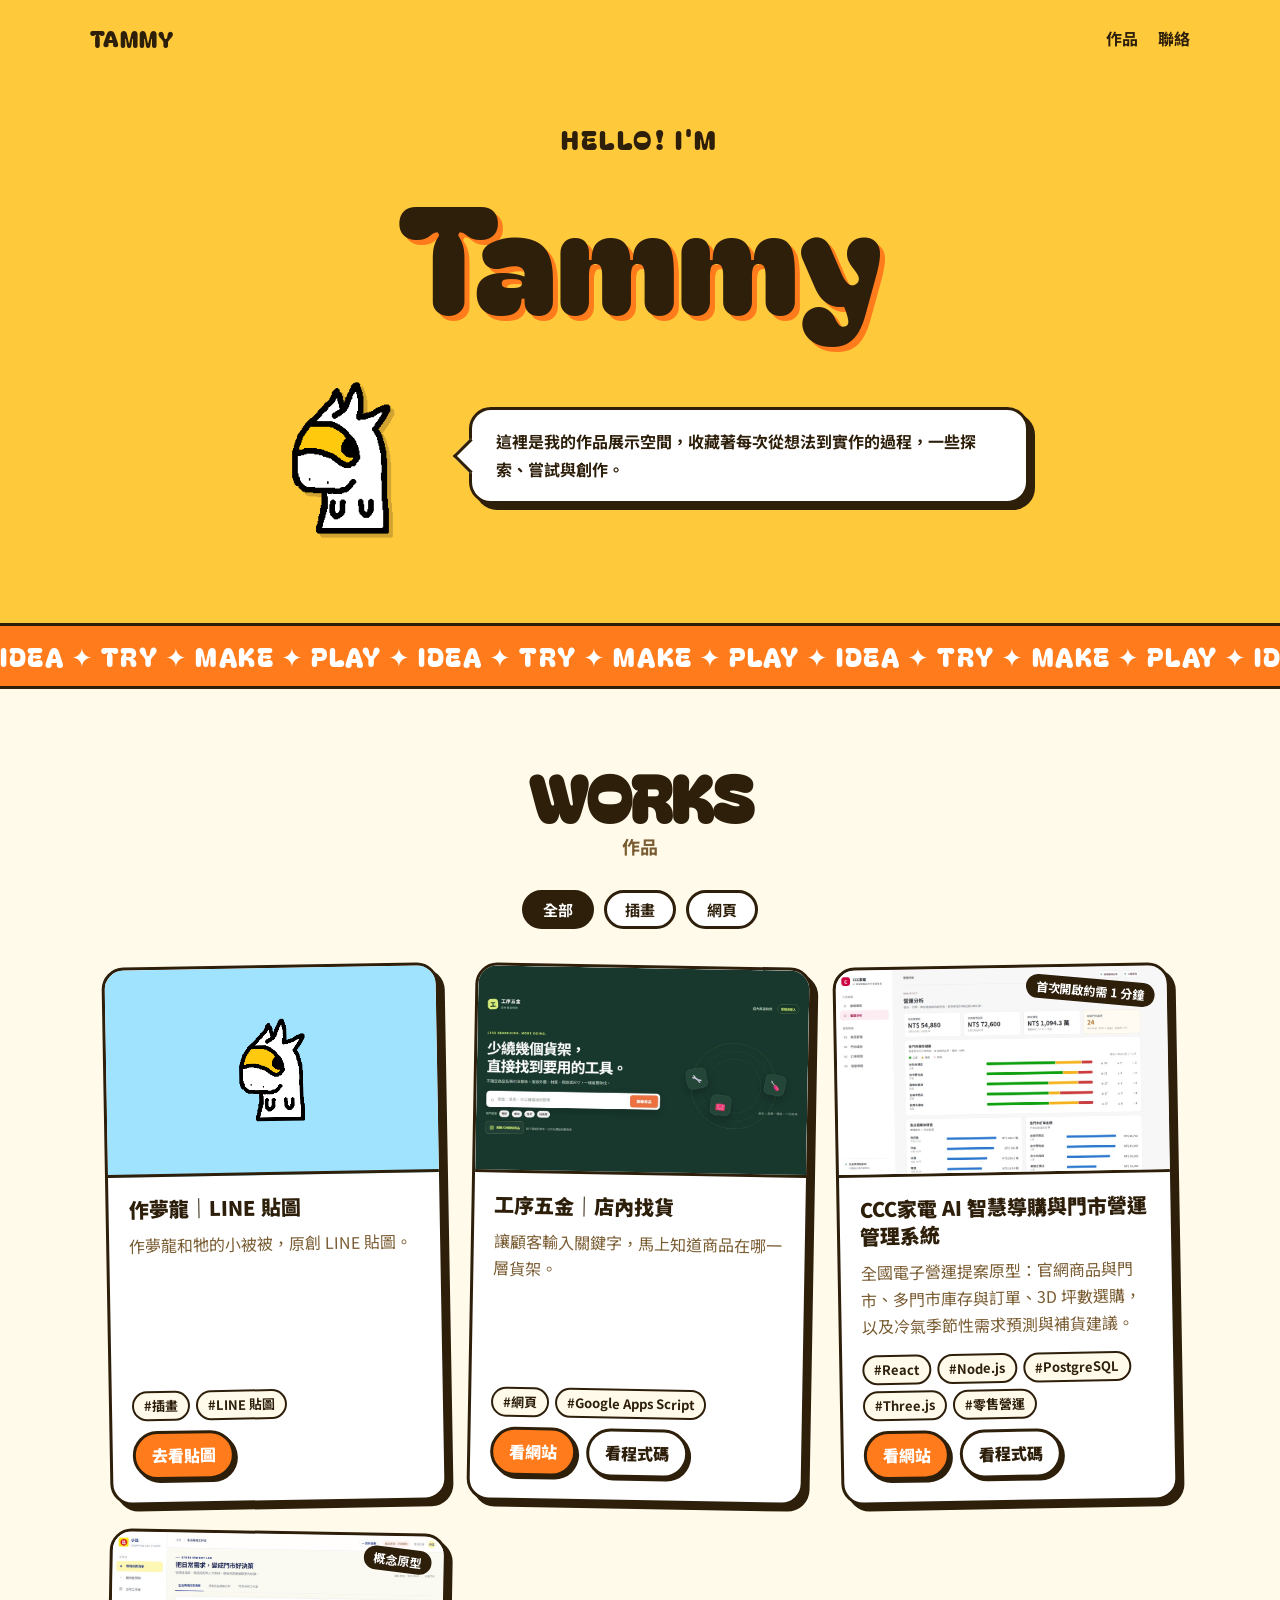
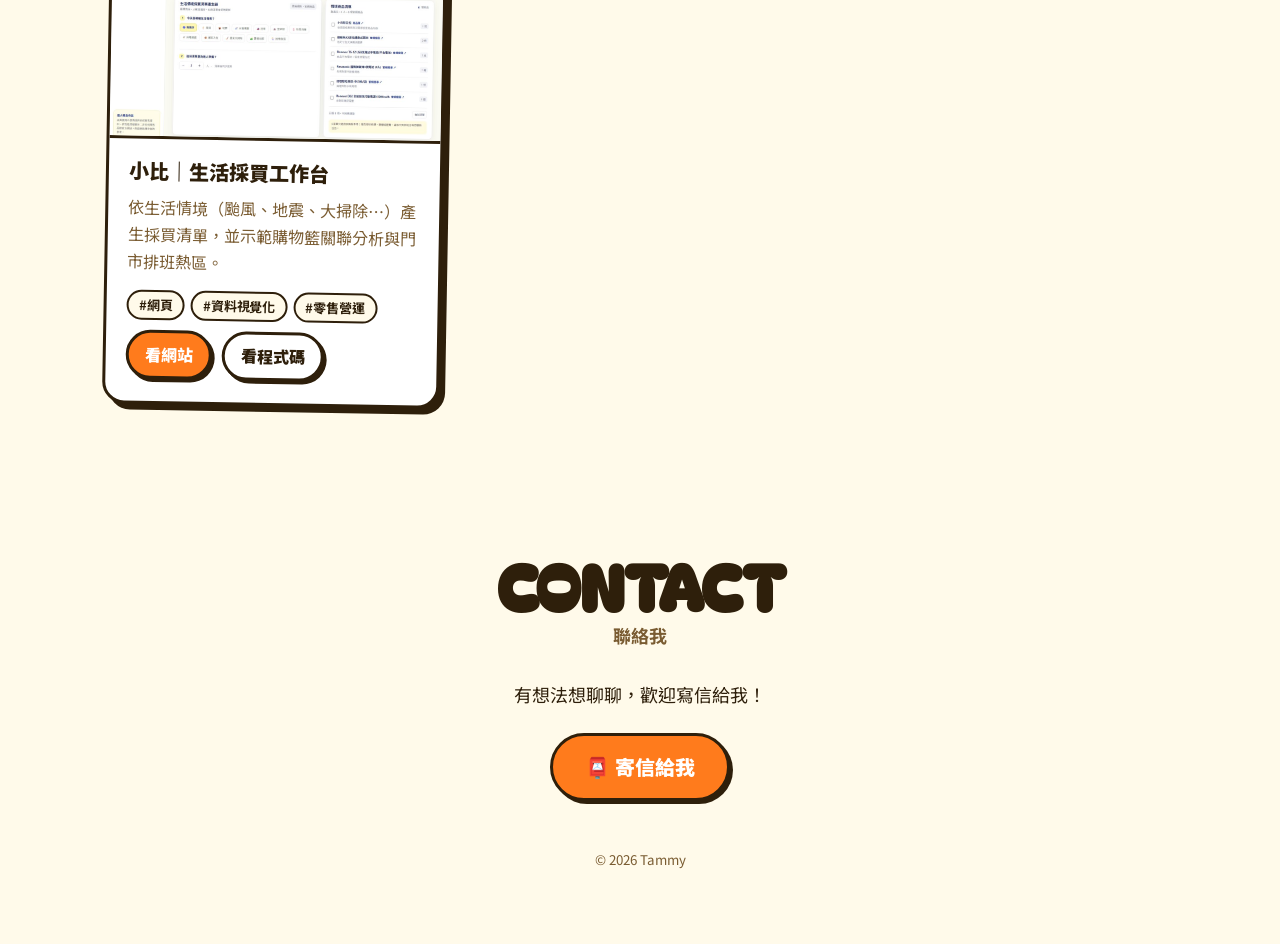
<file: index.html>
<!doctype html>
<html lang="zh-Hant" data-theme="sunny">
<head>
  <meta charset="utf-8">
  <meta name="viewport" content="width=device-width, initial-scale=1">
  <title>Tammy｜作品集</title>
  <meta name="description" content="Tammy 的作品展示空間，收藏著每次從想法到實作的過程。">
  <link rel="preconnect" href="https://fonts.googleapis.com">
  <link rel="preconnect" href="https://fonts.gstatic.com" crossorigin>
  <link href="https://fonts.googleapis.com/css2?family=Bagel+Fat+One&family=Noto+Sans+TC:wght@400;700;900&display=swap" rel="stylesheet">
  <link rel="icon" type="image/png" href="images/mascot.png">
  <link rel="stylesheet" href="style.css">
</head>
<body>
  <header class="hero">
    <nav class="nav">
      <a class="logo" href="#">TAMMY</a>
      <div class="nav-links">
        <a href="#works">作品</a>
        <a href="#contact">聯絡</a>
      </div>
    </nav>
    <div class="hero-body">
      <p class="hello">HELLO! I'M</p>
      <h1>Tammy</h1>
      <div class="intro">
        <img class="mascot" src="images/mascot.png" alt="Tammy 的吉祥物" width="240" height="240">
        <div class="bubble">這裡是我的作品展示空間，收藏著每次從想法到實作的過程，一些探索、嘗試與創作。</div>
      </div>    </div>
  </header>

  <div class="marquee" aria-hidden="true">
    <div class="marquee-track">
      <span>IDEA ✦ TRY ✦ MAKE ✦ PLAY ✦&nbsp;</span><span>IDEA ✦ TRY ✦ MAKE ✦ PLAY ✦&nbsp;</span>
      <span>IDEA ✦ TRY ✦ MAKE ✦ PLAY ✦&nbsp;</span><span>IDEA ✦ TRY ✦ MAKE ✦ PLAY ✦&nbsp;</span>
    </div>
  </div>

  <main id="works" class="works">
    <h2 class="section-title"><span>WORKS</span>作品</h2>
    <div class="filters" role="group" aria-label="分類篩選"></div>
    <div class="grid" aria-live="polite"></div>
  </main>

  <footer id="contact" class="contact">
    <h2 class="section-title"><span>CONTACT</span>聯絡我</h2>
    <p>有想法想聊聊，歡迎寫信給我！</p>
    <a class="btn big" id="mail" href="#">📮 寄信給我</a>
    <small>© <span id="year"></span> Tammy</small>
  </footer>

  <script src="app.js"></script>
</body>
</html>
</file>
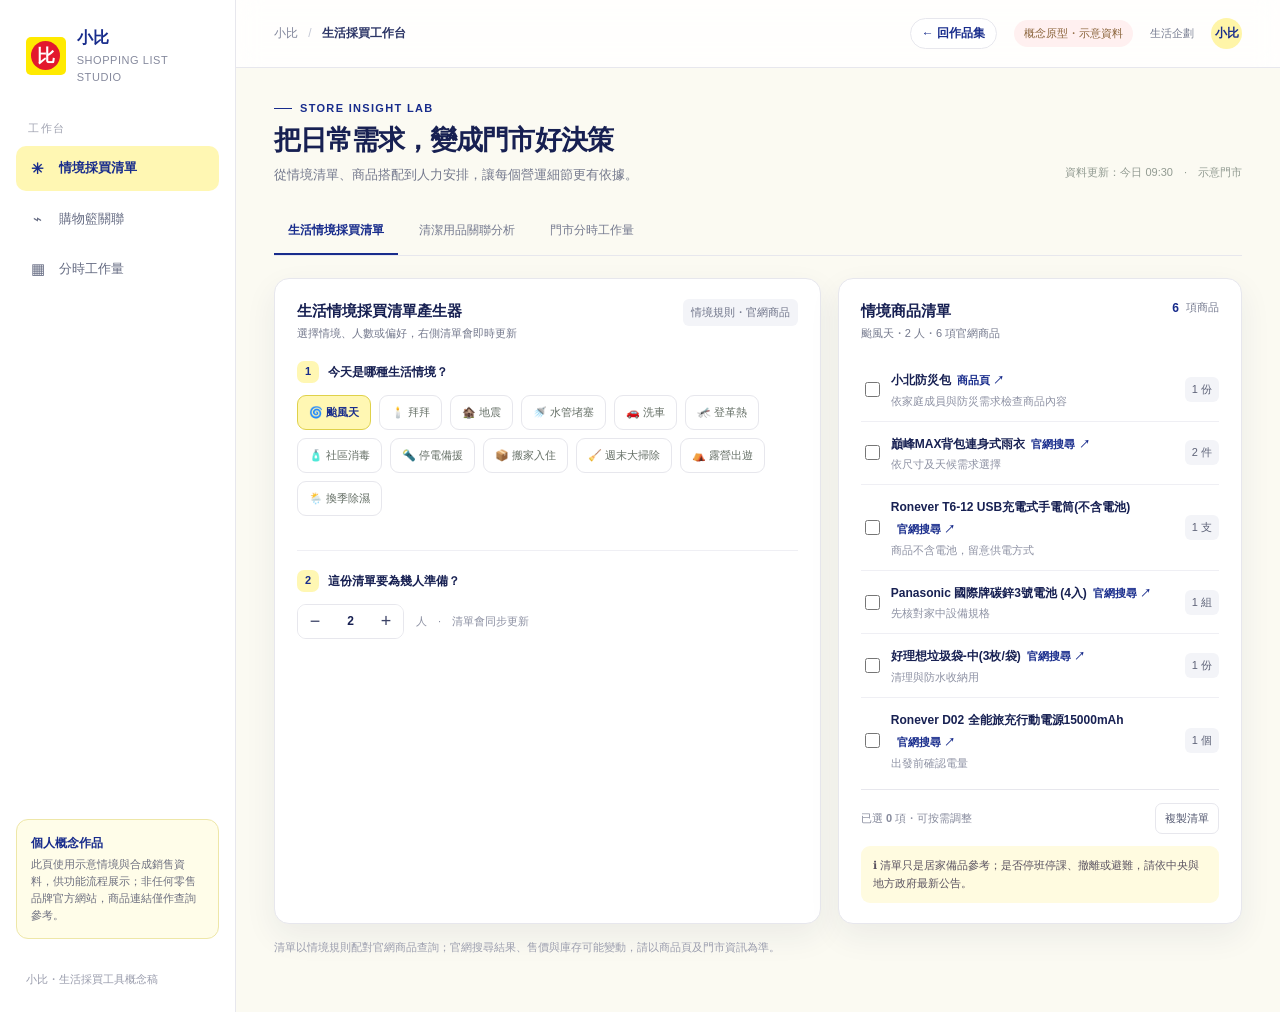
<file: projects/shopping-studio/index.html>
<!doctype html>
<html lang="zh-Hant">
<head>
  <meta charset="utf-8" />
  <meta name="viewport" content="width=device-width, initial-scale=1" />
  <meta name="theme-color" content="#f5f6f2" />
  <title>小比｜生活採買工作台</title>
  <meta name="description" content="依生活情境產生採買清單，並示範購物籃關聯分析與門市分時排班熱區的概念原型（Tammy 作品集）。" />
  <meta property="og:title" content="小比｜生活採買工作台" />
  <meta property="og:description" content="情境採買清單 × 購物籃關聯分析 × 門市排班熱區的零售概念原型" />
  <link rel="icon" href="data:image/svg+xml,%3Csvg xmlns='http://www.w3.org/2000/svg' viewBox='0 0 32 32'%3E%3Crect width='32' height='32' rx='6' fill='%23ffea00'/%3E%3Ccircle cx='16' cy='16' r='11' fill='%23e3182d'/%3E%3Ctext x='16' y='21' font-size='13' text-anchor='middle' fill='white' font-weight='900'%3E比%3C/text%3E%3C/svg%3E" />
  <style>
    :root{--ink:#172052;--muted:#74798d;--line:#e7e7ed;--paper:#fff;--canvas:#fbfaf2;--green:#182c8c;--green2:#fff7b3;--orange:#df2434;--orange2:#fff0f0;--blue:#f0f1f8;--brand-yellow:#ffea00;--brand-red:#e3182d;--brand-blue:#182c8c;--shadow:0 12px 32px rgba(25,36,91,.07)}
    *{box-sizing:border-box}body{margin:0;background:var(--canvas);color:var(--ink);font-family:Inter,-apple-system,BlinkMacSystemFont,"Segoe UI","Noto Sans TC","Microsoft JhengHei",sans-serif;font-size:14px;line-height:1.55}button,select,input{font:inherit}button{cursor:pointer}button:focus-visible,select:focus-visible,input:focus-visible{outline:3px solid #7f8fe0;outline-offset:2px}
    .shell{min-height:100vh;display:grid;grid-template-columns:236px minmax(0,1fr)}.sidebar{background:#fff;border-right:1px solid var(--line);padding:24px 16px;display:flex;flex-direction:column;gap:32px}.brand{display:flex;align-items:center;gap:11px;padding:2px 10px}.brand-mark{width:42px;height:38px;border-radius:5px;background:var(--brand-yellow);display:grid;place-items:center}.brand-mark span{width:29px;height:29px;border-radius:50%;background:var(--brand-red);color:#fff;display:grid;place-items:center;font-weight:900;font-size:18px;line-height:1}.brand-name{font-weight:800;font-size:16px;letter-spacing:.03em;color:var(--brand-blue)}.brand-sub{font-size:11px;color:#85899d;margin-top:1px;letter-spacing:.05em}.nav-label{font-size:11px;letter-spacing:.14em;color:#a0a3b1;padding:0 12px;margin:0 0 9px}.nav{display:grid;gap:5px}.nav button{border:0;background:transparent;color:#656b82;border-radius:10px;padding:11px 12px;text-align:left;display:flex;align-items:center;gap:12px;font-size:13px;transition:.18s}.nav button:hover{background:#f7f7fa;color:var(--ink)}.nav button.active{background:var(--green2);color:var(--green);font-weight:700}.nav .icon{width:19px;text-align:center;font-size:15px}.side-note{margin-top:auto;border:1px solid #eee7a8;background:#fffde9;padding:14px;border-radius:12px;color:#6e7080;font-size:11px}.side-note strong{display:block;color:var(--brand-blue);font-size:12px;margin-bottom:3px}.side-bottom{font-size:11px;color:#999cac;padding:0 10px}
    main{min-width:0}.topbar{height:68px;background:rgba(255,255,255,.82);border-bottom:1px solid var(--line);display:flex;align-items:center;justify-content:space-between;padding:0 38px;position:sticky;top:0;z-index:2;backdrop-filter:blur(12px)}.crumb{color:#80859a;font-size:12px}.crumb b{color:#2c3566;font-weight:650}.top-actions{display:flex;align-items:center;gap:17px}.demo-pill{font-size:11px;color:#8c653c;background:var(--orange2);border-radius:20px;padding:5px 10px}.avatar{width:31px;height:31px;border-radius:50%;background:#fff5a8;color:var(--green);display:grid;place-items:center;font-weight:750;font-size:12px}.content{max-width:1360px;margin:auto;padding:32px 38px 56px}.eyebrow{font-size:11px;color:var(--green);font-weight:800;letter-spacing:.12em;text-transform:uppercase;display:flex;align-items:center;gap:8px}.eyebrow:before{content:"";height:1px;width:18px;background:var(--green)}.page-head{display:flex;justify-content:space-between;align-items:flex-end;gap:20px;margin:7px 0 24px}.page-head h1{font-size:27px;line-height:1.25;letter-spacing:-.035em;margin:0 0 7px}.page-head p{margin:0;color:var(--muted);font-size:13px}.updated{font-size:11px;color:#929b92;white-space:nowrap;padding-bottom:4px}.module-tabs{scrollbar-width:none;display:flex;align-items:center;gap:7px;border-bottom:1px solid var(--line);margin-bottom:22px;overflow:auto}.module-tabs button{background:transparent;border:0;border-bottom:2px solid transparent;padding:12px 14px 13px;color:#767b90;white-space:nowrap;font-size:12px}.module-tabs button.active{color:var(--green);font-weight:750;border-color:var(--green)}.module-tabs .num{display:inline-grid;place-items:center;width:19px;height:19px;border-radius:6px;background:#f1f2f6;color:#767b90;font-size:11px;margin-right:7px}.module-tabs .active .num{background:var(--green2);color:var(--green)}
    .view{display:none}.view.active{display:block}.card{background:var(--paper);border:1px solid var(--line);border-radius:15px;box-shadow:var(--shadow)}.panel-head{padding:20px 22px 16px;display:flex;justify-content:space-between;align-items:flex-start;gap:12px}.panel-title{font-weight:750;font-size:15px}.panel-desc{color:var(--muted);font-size:11px;margin-top:3px}.small-tag{font-size:11px;color:#6f7489;background:#f3f4f8;border-radius:6px;padding:5px 8px;white-space:nowrap}.muted{color:var(--muted)}.section-kicker{font-size:11px;font-weight:750;margin:0 0 10px;color:#3b4266}.layout-two{display:grid;grid-template-columns:minmax(0,1.15fr) minmax(310px,.85fr);gap:17px}.scenario-card{padding:20px 22px}.step-label{display:flex;align-items:center;gap:9px;font-weight:740;font-size:12px;margin-bottom:12px}.step-no{width:22px;height:22px;border-radius:7px;background:var(--green2);color:var(--green);display:grid;place-items:center;font-size:11px}.divider{height:1px;background:#efeff4;margin:19px 0}.chip-row{display:flex;flex-wrap:wrap;gap:8px}.choice{border:1px solid var(--line);border-radius:9px;padding:8px 11px;color:#656f66;background:white;font-size:11px;transition:.18s}.choice:hover{border-color:#d4c93c}.choice.selected{background:var(--green2);border-color:#b9d0bf;color:#285a43;font-weight:700}.people-control{display:inline-flex;align-items:center;border:1px solid var(--line);border-radius:9px;overflow:hidden}.people-control button{border:0;background:white;width:34px;height:33px;color:#3b4266;font-size:18px}.people-control button:hover{background:#f5f6fa}.people-control span{min-width:37px;text-align:center;font-size:12px;font-weight:700}.control-line{display:flex;align-items:center;gap:12px}.control-note{font-size:11px;color:#8d91a3}.generate{margin-top:21px;width:100%;border:0;background:var(--green);color:#fff;border-radius:10px;padding:11px 14px;font-size:12px;font-weight:750;box-shadow:0 5px 12px rgba(39,99,76,.15);transition:.18s}.generate:hover{background:#1f523e;transform:translateY(-1px)}.generate:disabled{opacity:.6;cursor:default;transform:none}.list-card{overflow:hidden}.list-summary{display:flex;align-items:center;gap:7px;color:#767b90;font-size:11px}.list-summary strong{color:var(--green);font-size:12px}.list-content{padding:0 22px 20px}.list-placeholder{min-height:344px;display:grid;place-items:center;text-align:center;color:#8d91a3;font-size:12px;padding:24px}.placeholder-icon{font-size:28px;margin-bottom:10px;opacity:.85}.items{display:grid;gap:0}.item-row{display:grid;grid-template-columns:20px minmax(0,1fr) auto;align-items:center;gap:10px;padding:11px 0;border-bottom:1px solid #efeff4}.item-row:last-child{border-bottom:0}.item-row input{accent-color:var(--green);width:15px;height:15px}.item-name{font-size:12px;font-weight:650}.item-meta{font-size:11px;color:#8d91a3;margin-top:2px}.item-qty{font-size:11px;color:#5f6479;background:#f3f4f8;padding:4px 7px;border-radius:6px}.item-row.done .item-name{text-decoration:line-through;color:#a5a8b6}.list-footer{border-top:1px solid var(--line);margin-top:6px;padding-top:13px;display:flex;justify-content:space-between;align-items:center}.list-footer span{font-size:11px;color:#868a9c}.copy-btn{white-space:nowrap;border:1px solid var(--line);background:#fff;border-radius:7px;padding:6px 9px;font-size:11px;color:#555a72}.copy-btn:hover{border-color:#b7bce0;color:var(--green)}.product-link{font-size:11px;font-weight:600;color:#4d7959;text-decoration:none;margin-left:6px;white-space:nowrap}.product-link:hover{text-decoration:underline}.safety-hint{margin-top:12px;padding:10px 12px;border-radius:9px;background:#fff7ed;color:#775a40;font-size:11px;line-height:1.7}.safety-hint a{color:#356d50;text-decoration:underline}
    .kpi-grid{display:grid;grid-template-columns:repeat(4,minmax(0,1fr));gap:13px;margin-bottom:16px}.kpi{padding:15px 17px}.kpi-label{font-size:11px;color:#868a9c}.kpi-value{font-size:22px;font-weight:760;letter-spacing:-.03em;margin:4px 0 2px}.kpi-note{font-size:11px;color:#8d91a3}.positive{color:var(--green)}.analytics-grid{display:grid;grid-template-columns:minmax(0,1fr) 310px;gap:16px}.chart-card{padding-bottom:19px}.segmented{display:flex;gap:3px;background:#f1f2f6;padding:3px;border-radius:8px}.segmented button{border:0;background:transparent;color:#767b90;padding:5px 9px;border-radius:6px;font-size:11px}.segmented button.active{background:#fff;color:var(--green);box-shadow:0 1px 3px #dcdfe9;font-weight:700}.bars{padding:4px 23px 0;display:grid;gap:13px}.bar-row{display:grid;grid-template-columns:104px minmax(80px,1fr) 44px;align-items:center;gap:12px}.bar-label{font-size:11px;color:#555a72;white-space:nowrap;overflow:hidden;text-overflow:ellipsis}.bar-track{height:13px;border-radius:5px;background:#eef0f7;overflow:hidden}.bar-fill{height:100%;border-radius:5px;background:#73a183;transition:width .45s ease}.bar-fill.top{background:var(--green)}.bar-val{text-align:right;font-size:11px;color:#767b90;font-variant-numeric:tabular-nums}.chart-foot{margin:17px 23px 0;padding-top:12px;border-top:1px solid #efeff4;font-size:11px;color:#8d91a3}.rules-card{padding:0 18px 15px}.rule{border-top:1px solid #efeff4;padding:13px 0}.rule:first-child{border-top:0;padding-top:3px}.rule-pair{font-size:11px;font-weight:700;color:#2c3566;line-height:1.6}.rule-arrow{color:#9599ab;margin:0 3px}.rule-stats{display:flex;gap:10px;margin-top:6px;font-size:11px;color:#868a9c}.rule-confidence{color:var(--green);font-weight:700}.safety-note{display:flex;gap:8px;margin:2px 0 0;background:#f3f7f3;border-radius:9px;padding:10px;color:#657466;font-size:11px}.safety-note b{color:var(--green)}.category-select{border:1px solid var(--line);border-radius:8px;background:white;color:#555a72;padding:7px 9px;font-size:11px}
    .heat-controls{display:flex;gap:8px;align-items:center}.heat-wrap{padding:0 20px 20px;overflow:auto}.heat-legend{display:flex;align-items:center;justify-content:flex-end;gap:7px;font-size:11px;color:#868a9c;margin:0 0 11px}.legend-box{width:14px;height:11px;border-radius:3px}.heatmap{display:grid;grid-template-columns:88px repeat(8,minmax(55px,1fr));gap:5px;min-width:690px}.heat-head{font-size:11px;color:#80859a;text-align:center;padding:5px 0}.day-label{display:flex;align-items:center;font-size:11px;font-weight:650;color:#4f5570;padding-left:3px}.heat-cell{height:37px;border-radius:6px;display:grid;place-items:center;font-size:11px;font-weight:650;color:#3b4266;cursor:pointer;transition:transform .15s,box-shadow .15s}.heat-cell:hover,.heat-cell.selected{transform:scale(1.04);box-shadow:0 0 0 2px white,0 0 0 4px var(--green)}.heat-0{background:#f1f3ef;color:#919a91}.heat-1{background:#e4eee5}.heat-2{background:#c6ddcb}.heat-3{background:#95be9e;color:#254b32}.heat-4{background:#4f8b62;color:#fff}.heat-bottom{display:grid;grid-template-columns:1fr 290px;gap:18px;margin-top:17px}.heat-insight{border:1px solid var(--line);background:#fafafc;border-radius:10px;padding:13px 15px}.heat-insight h3{margin:0 0 7px;font-size:11px}.heat-insight p{font-size:11px;color:#6c7086;margin:0;line-height:1.75}.staff-panel{border-radius:10px;background:#f2f6f2;padding:13px 15px}.staff-panel .label{font-size:11px;color:#6f7489}.staff-panel .big{font-size:20px;font-weight:780;color:var(--green);margin:1px 0 2px}.staff-panel .sub{font-size:11px;color:#7a7e92}.footer-note{font-size:11px;color:#9b9eae;margin-top:15px}.toast{position:fixed;left:50%;bottom:25px;transform:translate(-50%,15px);background:#172052;color:#fff;border-radius:9px;padding:10px 15px;font-size:12px;opacity:0;pointer-events:none;transition:.22s;box-shadow:0 7px 20px #17205255;z-index:5}.toast.show{opacity:1;transform:translate(-50%,0)}
    .avatar{background:#fff5a8;color:var(--brand-blue)}.choice:hover{border-color:#d4c93c}.choice.selected{background:#fff7b3;border-color:#dfd14a;color:var(--brand-blue)}.generate{box-shadow:0 5px 12px rgba(24,44,140,.17)}.generate:hover{background:#10216f}.product-link{color:var(--brand-blue)}.safety-hint{background:#fffbe0;color:#5a5260}.safety-hint a{color:var(--brand-blue)}.bar-fill{background:#7887cc}.bar-fill.top{background:var(--brand-blue)}.safety-note{background:#fffbe0;color:#615c70}.safety-note b{color:var(--brand-blue)}.heat-cell:hover,.heat-cell.selected{box-shadow:0 0 0 2px white,0 0 0 4px var(--brand-blue)}.heat-0{background:#f4f2e2;color:#99957d}.heat-1{background:#fff8bf;color:#81794a}.heat-2{background:#fff09a;color:#645821}.heat-3{background:#ffd947;color:#544300}.heat-4{background:#e73543;color:#fff}.staff-panel{background:#fffbe0}.scenario-detail{display:flex;align-items:center;gap:12px;margin:-4px 0 15px}.detail-label{font-size:11px;font-weight:700;color:var(--brand-blue);white-space:nowrap}#scenarioDetail[hidden],#peopleStep[hidden],#peopleControls[hidden]{display:none!important}.scenario-detail select{min-width:180px}.item-meta{display:block}.item-row .item-qty{white-space:nowrap}.heat-cell{border:0;font:inherit;font-size:11px;font-weight:650;width:100%}.back-link{font-size:12px;color:var(--brand-blue);text-decoration:none;font-weight:700;border:1px solid var(--line);border-radius:20px;padding:5px 11px;background:#fff}.back-link:hover{border-color:var(--brand-blue)}.no-products{padding:22px 14px;background:#f8f7ef;border-radius:10px;text-align:center;color:#717589;font-size:12px}
    @media(max-width:1050px){.shell{grid-template-columns:200px 1fr}.sidebar{padding-inline:12px}.content{padding-inline:25px}.topbar{padding-inline:25px}.analytics-grid{grid-template-columns:minmax(0,1fr) 280px}.layout-two{grid-template-columns:1fr 1fr}.heat-bottom{grid-template-columns:1fr 250px}}
    @media(max-width:760px){.shell{grid-template-columns:1fr}.sidebar{display:none}.topbar{height:57px;padding:0 17px}.content{padding:23px 16px 40px}.page-head{align-items:flex-start;flex-direction:column;margin-bottom:17px}.page-head h1{font-size:23px}.updated{padding:0}.layout-two,.analytics-grid,.heat-bottom{grid-template-columns:1fr}.kpi-grid{grid-template-columns:repeat(2,minmax(0,1fr))}.kpi{padding:12px}.kpi-value{font-size:19px}.rules-card{padding-inline:18px}.bar-row{grid-template-columns:92px minmax(60px,1fr) 38px;gap:8px}.panel-head{padding:17px 17px 13px}.scenario-card{padding:17px}.list-content{padding-inline:17px}.module-tabs{margin-bottom:17px}.module-tabs button{padding-inline:9px}.top-actions>span:not(.demo-pill),.avatar{display:none}.crumb{display:none}}
  </style>
</head>
<body>
  <div class="shell">
    <aside class="sidebar">
      <div class="brand"><div class="brand-mark"><span>比</span></div><div><div class="brand-name">小比</div><div class="brand-sub">SHOPPING LIST STUDIO</div></div></div>
      <div><p class="nav-label">工作台</p><nav class="nav" aria-label="主要功能"><button class="active" data-view="scenario"><span class="icon">✳</span>情境採買清單</button><button data-view="basket"><span class="icon">⌁</span>購物籃關聯</button><button data-view="workload"><span class="icon">▦</span>分時工作量</button></nav></div>
      <div class="side-note"><strong>個人概念作品</strong>此頁使用示意情境與合成銷售資料，供功能流程展示；非任何零售品牌官方網站，商品連結僅作查詢參考。</div>
      <div class="side-bottom">小比・生活採買工具概念稿</div>
    </aside>
    <main>
      <header class="topbar"><div class="crumb">小比 <span style="padding:0 7px;color:#c3c6d3">/</span> <b>生活採買工作台</b></div><div class="top-actions"><a class="back-link" href="../../">← 回作品集</a><span class="demo-pill">概念原型・示意資料</span><span style="font-size:11px;color:#767b90">生活企劃</span><div class="avatar">小比</div></div></header>
      <div class="content">
        <div class="eyebrow">Store insight lab</div>
        <div class="page-head"><div><h1>把日常需求，變成門市好決策</h1><p>從情境清單、商品搭配到人力安排，讓每個營運細節更有依據。</p></div><div class="updated">資料更新：今日 09:30　·　示意門市</div></div>
        <div class="module-tabs" role="tablist" aria-label="營運工具"><button class="active" role="tab" aria-selected="true" data-view="scenario">生活情境採買清單</button><button role="tab" aria-selected="false" data-view="basket">清潔用品關聯分析</button><button role="tab" aria-selected="false" data-view="workload">門市分時工作量</button></div>

        <section class="view active" id="view-scenario">
          <div class="layout-two">
            <div class="card scenario-card">
              <div class="panel-head" style="padding:0 0 19px"><div><div class="panel-title">生活情境採買清單產生器</div><div class="panel-desc">選擇情境、人數或偏好，右側清單會即時更新</div></div><span class="small-tag">情境規則・官網商品</span></div>
              <div class="step-label"><span class="step-no">1</span>今天是哪種生活情境？</div>
              <div class="chip-row" id="scenarioChoices"><button class="choice selected" data-scenario="颱風天">🌀 颱風天</button><button class="choice" data-scenario="拜拜">🕯️ 拜拜</button><button class="choice" data-scenario="地震">🏚️ 地震</button><button class="choice" data-scenario="水管堵塞">🚿 水管堵塞</button><button class="choice" data-scenario="洗車">🚗 洗車</button><button class="choice" data-scenario="登革熱">🦟 登革熱</button><button class="choice" data-scenario="社區消毒">🧴 社區消毒</button><button class="choice" data-scenario="停電備援">🔦 停電備援</button><button class="choice" data-scenario="搬家入住">📦 搬家入住</button><button class="choice" data-scenario="週末大掃除">🧹 週末大掃除</button><button class="choice" data-scenario="露營出遊">⛺ 露營出遊</button><button class="choice" data-scenario="換季除濕">🌦️ 換季除濕</button></div><div style="height:15px"></div>
              <div class="scenario-detail" id="scenarioDetail" hidden><label class="detail-label" for="scenarioContext" id="scenarioDetailLabel">補充情況</label><select class="category-select" id="scenarioContext"></select></div>
              <div class="divider"></div>
              <div class="step-label" id="peopleStep"><span class="step-no">2</span>這份清單要為幾人準備？</div>
              <div class="control-line" id="peopleControls"><div class="people-control"><button id="minusPeople" aria-label="減少人數">−</button><span id="peopleCount">2</span><button id="plusPeople" aria-label="增加人數">+</button></div><span class="control-note">人　·　清單會同步更新</span></div>
            </div>
            <div class="card list-card">
              <div class="panel-head"><div><div class="panel-title">情境商品清單</div><div class="panel-desc" id="listSubtitle">依選擇的情境配對官網商品</div></div><div class="list-summary"><strong id="itemCount">—</strong><span>項商品</span></div></div>
              <div class="list-content" id="listContent"><div class="list-placeholder"><div><div class="placeholder-icon">☷</div>正在整理情境採買清單…<br><span style="font-size:11px">勾選狀態可自行調整</span></div></div></div>
            </div>
          </div>
          <div class="footer-note">清單以情境規則配對官網商品查詢；官網搜尋結果、售價與庫存可能變動，請以商品頁及門市資訊為準。</div>
        </section>

        <section class="view" id="view-basket">
          <div class="kpi-grid"><div class="card kpi"><div class="kpi-label">分析品類</div><div class="kpi-value">清潔用品</div><div class="kpi-note">洗衣・廚房・衛浴</div></div><div class="card kpi"><div class="kpi-label">有效購物籃</div><div class="kpi-value">12,486</div><div class="kpi-note">近 30 日示意樣本</div></div><div class="card kpi"><div class="kpi-label">高信賴搭配</div><div class="kpi-value">18 <span style="font-size:12px;color:#8d91a3;font-weight:500">組</span></div><div class="kpi-note">信賴度 ≥ 65%</div></div><div class="card kpi"><div class="kpi-label">安全規則檢查</div><div class="kpi-value positive">通過</div><div class="kpi-note">已排除不建議混用組合</div></div></div>
          <div class="analytics-grid">
            <div class="card chart-card"><div class="panel-head"><div><div class="panel-title">常見商品搭配</div><div class="panel-desc">顧客購買 A 商品時，同籃也出現的商品</div></div><select class="category-select" id="categorySelect" aria-label="商品分類"><option value="all">全部清潔用品</option><option value="laundry">洗衣清潔</option><option value="kitchen">廚房清潔</option><option value="bath">衛浴清潔</option></select></div><div class="bars" id="associationBars"></div><div class="chart-foot">關聯度以示意樣本中的共現次數與信賴度排序；結果不代表因果或實際銷售表現。</div></div>
            <div class="card"><div class="panel-head"><div><div class="panel-title">推薦規則</div><div class="panel-desc">可作為陳列或組合提案參考</div></div><span class="small-tag">Top 3</span></div><div class="rules-card" id="rulesList"></div><div style="padding:0 18px 16px"><div class="safety-note"><span>✓</span><span><b>安全規則已套用</b><br>排除漂白水與酸性清潔劑等不安全搭配。</span></div></div></div>
          </div>
          <div class="footer-note">關聯分析僅提供商品共購線索。涉及化學品的搭配建議須遵循產品標示，不提供混合或分裝指示。</div>
        </section>

        <section class="view" id="view-workload">
          <div class="kpi-grid"><div class="card kpi"><div class="kpi-label">本週預估來客</div><div class="kpi-value">3,840</div><div class="kpi-note">較前週 <span class="positive">↑ 4.2%</span></div></div><div class="card kpi"><div class="kpi-label">尖峰時段</div><div class="kpi-value">17:00–19:00</div><div class="kpi-note">週五・週六最集中</div></div><div class="card kpi"><div class="kpi-label">建議尖峰人力</div><div class="kpi-value">4 <span style="font-size:12px;color:#8d91a3;font-weight:500">人</span></div><div class="kpi-note">含收銀與補貨支援</div></div><div class="card kpi"><div class="kpi-label">排班覆蓋率</div><div class="kpi-value">92<span style="font-size:14px">%</span></div><div class="kpi-note">依示意班表估算</div></div></div>
          <div class="card"><div class="panel-head"><div><div class="panel-title">門市分時工作量熱區</div><div class="panel-desc">依星期與時段估算相對工作量，協助安排收銀、補貨與整理支援</div></div><div class="heat-controls"><select class="category-select" id="storeSelect" aria-label="選擇門市"><option>台北・民生店（示意）</option><option>新北・中和店（示意）</option><option>桃園・藝文店（示意）</option></select><select class="category-select" id="periodSelect" aria-label="分析週期"><option value="this">本週預估</option><option value="typical">一般週型</option></select></div></div>
            <div class="heat-wrap"><div class="heat-legend"><span>低</span><i class="legend-box heat-0"></i><i class="legend-box heat-1"></i><i class="legend-box heat-2"></i><i class="legend-box heat-3"></i><i class="legend-box heat-4"></i><span>高</span></div><div class="heatmap" id="heatmap"></div>
              <div class="heat-bottom"><div class="heat-insight"><h3>排班觀察</h3><p id="heatObservation">週五與週六 17:00–19:00 為主要尖峰，建議安排彈性支援人力；平日午後可優先進行補貨與貨架整理。</p></div><div class="staff-panel"><div class="label" id="staffLabel">週五・17:00–19:00 建議配置</div><div class="big" id="staffCount">4 人</div><div class="sub">含收銀、補貨與賣場整理</div></div></div>
            </div></div>
          <div class="footer-note">工作量為示意預測，正式排班請搭配實際來客、到貨量、員工工時與當地勞動規範評估。</div>
        </section>
      </div>
    </main>
  </div>
  <div class="toast" id="toast" role="status" aria-live="polite"></div>
  <script>
    const views=['scenario','basket','workload'];
    function switchView(name){if(!views.includes(name))name='scenario';document.querySelectorAll('.view').forEach(v=>v.classList.toggle('active',v.id==='view-'+name));document.querySelectorAll('[data-view]').forEach(b=>{const on=b.dataset.view===name;b.classList.toggle('active',on);if(b.hasAttribute('aria-selected'))b.setAttribute('aria-selected',on)});}
    document.querySelectorAll('[data-view]').forEach(b=>b.addEventListener('click',()=>{switchView(b.dataset.view);history.replaceState(null,'','#'+b.dataset.view)}));
    switchView(location.hash.slice(1));
    // 依人數估算建議數量：(人數) => 數量文字
    const qtyRules={
      '小北防災包':p=>`${Math.ceil(p/2)} 份`,'巔峰MAX背包連身式雨衣':p=>`${p} 件`,'Ronever T6-12 USB充電式手電筒(不含電池)':p=>`${Math.ceil(p/2)} 支`,
      'Panasonic 國際牌碳鋅3號電池 (4入)':p=>`${Math.ceil(p/2)} 組`,'Ronever D02 全能旅充行動電源15000mAh':p=>`${Math.ceil(p/3)} 個`,
      '舒主金純水濕巾80張+蓋':p=>`${Math.ceil(p/2)} 包`,'Ronever T6-11三燈充電式頭燈':p=>`${p} 支`,'五月花新柔韌抽取式衛生紙-咖波聯名版100抽':p=>`${Math.ceil(p/2)} 串`,
      '優雅衣架10入 (顏色隨機出貨)':p=>`${Math.ceil(p/2)} 組`
    };
    const checkedItems=new Set();
    let people=2, selectedScenario='颱風天', selectedContext='';
    const scenarioContexts={
      '拜拜':{label:'祭拜情境',options:['日常居家祭拜','節慶／較多供品','戶外祭拜／掃墓']},
      '水管堵塞':{label:'堵塞位置',options:['洗手台／廚房水槽','浴室排水口','馬桶']}
    };
    function updateScenarioControls(){
      const mode=scenarioContexts[selectedScenario], detail=document.getElementById('scenarioDetail'), select=document.getElementById('scenarioContext');
      detail.hidden=!mode;selectedContext=mode?(mode.options.includes(selectedContext)?selectedContext:mode.options[0]):'';
      if(mode){document.getElementById('scenarioDetailLabel').textContent=mode.label;select.innerHTML=mode.options.map(x=>`<option>${x}</option>`).join('');select.value=selectedContext}
      const hidePeople=['水管堵塞','洗車','社區消毒'].includes(selectedScenario);document.getElementById('peopleStep').hidden=hidePeople;document.getElementById('peopleControls').hidden=hidePeople;
    }
    document.querySelectorAll('#scenarioChoices .choice').forEach(b=>b.addEventListener('click',()=>{document.querySelectorAll('#scenarioChoices .choice').forEach(x=>x.classList.remove('selected'));b.classList.add('selected');selectedScenario=b.dataset.scenario;updateScenarioControls();makeList()}));
    document.getElementById('scenarioContext').addEventListener('change',e=>{selectedContext=e.target.value;makeList()});
    updateScenarioControls();
    const catalog={
      '颱風天':[['小北防災包','依家庭成員與防災需求檢查商品內容'],['巔峰MAX背包連身式雨衣','依尺寸及天候需求選擇'],['Ronever T6-12 USB充電式手電筒(不含電池)','商品不含電池，留意供電方式'],['Panasonic 國際牌碳鋅3號電池 (4入)','先核對家中設備規格'],['好理想垃圾袋-中(3枚/袋)','清理與防水收納用'],['Ronever D02 全能旅充行動電源15000mAh','出發前確認電量']],
      '拜拜':[['南亞保鮮膜200尺','供品覆蓋與保存'],['舒主金純水濕巾80張+蓋','祭拜前後清潔'],['好理想垃圾袋-中(3枚/袋)','整理祭拜用品']],
      '地震':[['小北防災包','先確認商品內容是否符合家庭需求'],['Ronever T6-12 USB充電式手電筒(不含電池)','商品不含電池，留意供電方式'],['Panasonic 國際牌碳鋅3號電池 (4入)','先核對設備規格'],['Ronever D02 全能旅充行動電源15000mAh','定期檢查電量'],['舒主金純水濕巾80張+蓋','放入避難包備用'],['好理想垃圾袋-中(3枚/袋)','整理與收納備用']],
      '水管堵塞':[['〖花仙子〗小通排水管專用疏通劑 120g','僅適用硬管；勿用於馬桶及軟管'],['〖三花〗雙色乳膠手套 (7.5" / 8")','清理時使用'],['新安潔麗居家萬用巾40x40cm-單入','吸水清潔用']],
      '洗車':[['〖菲力家族〗高級洗車巾1入','車身擦拭與收水']],
      '登革熱':[['巧巧邊邊角角清潔刷 (B7423)','清洗容器內壁與積水處'],['獵人細針沾膠手套#P730','清理環境時使用'],['KINYO電池式電蚊拍 (CM-2211)','輔助防蚊用品，不能取代清除孳生源'],['好理想垃圾袋-中(3枚/袋)','清除無用積水容器']],
      '社區消毒':[['獵人細針沾膠手套#P730','社區環境整理用'],['好理想垃圾袋-中(3枚/袋)','整理廢棄物與積水容器'],['巧巧邊邊角角清潔刷 (B7423)','公共區域清潔用'],['〖PAOS泡舒〗洗潔精-檸檬去味清新1000g','一般清潔用途；不是環境消毒藥劑']],
      '停電備援':[['Ronever T6-12 USB充電式手電筒(不含電池)','商品不含電池，留意供電方式'],['Panasonic 國際牌碳鋅3號電池 (4入)','核對設備規格與效期'],['Ronever D02 全能旅充行動電源15000mAh','定期充電檢查'],['小北防災包','先確認商品內容是否符合家庭需求'],['好理想垃圾袋-中(3枚/袋)','居家備品']],
      '搬家入住':[['好理想垃圾袋-大(3枚/袋)','搬運與整理用'],['五月花新柔韌抽取式衛生紙-咖波聯名版100抽','新居備品'],['〖PAOS泡舒〗洗潔精-檸檬去味清新1000g','廚房清潔用品'],['威靈頓浴廁洗潔劑1000g','浴廁清潔用品，依標示使用'],['優雅衣架10入 (顏色隨機出貨)','衣物收納'],['TRENY日式塑鋼手推車 (荷重100kg)','搬運用品'],['新安潔麗居家萬用巾40x40cm-單入','新居擦拭清潔']],
      '週末大掃除':[['〖PAOS泡舒〗洗潔精-檸檬去味清新1000g','廚房清潔用品'],['威靈頓浴廁洗潔劑1000g','浴廁清潔用品，依標示使用'],['〖三花〗雙色乳膠手套 (7.5" / 8")','清潔時使用'],['好理想垃圾袋-特大(3枚/袋)','整理垃圾與雜物'],['新安潔麗居家萬用巾40x40cm-單入','擦拭清潔'],['巧巧邊邊角角清潔刷 (B7423)','清理邊角']],
      '露營出遊':[['好理想垃圾袋-大(3枚/袋)','整理垃圾並帶離營地'],['舒主金純水濕巾80張+蓋','戶外清潔備品'],['〖PAOS泡舒〗洗潔精-檸檬去味清新1000g','餐具清潔，按營地規範使用'],['KINYO電池式電蚊拍 (CM-2211)','戶外防蚊用品'],['Ronever T6-11三燈充電式頭燈','出發前確認電量'],['巔峰MAX背包連身式雨衣','依天候與尺寸準備']],
      '換季除濕':[['濕飽包 除濕防潮乾燥劑 3入','適用於衣櫥、抽屜等空間'],['濕飽包 除濕防潮乾燥劑60g 6入','多處收納空間使用'],['ARIEL抗菌洗衣精800g瓶裝-室內晾衣','室內晾衣情境使用'],['新型包膜防滑衣架10入 (顏色隨機出貨)','換季衣物整理']]
    };
    const scenarioHints={
      '颱風天':'清單只是居家備品參考；是否停班停課、撤離或避難，請依中央與地方政府最新公告。',
      '拜拜':'清單提供供品包裝與整理用品；香、金紙等祭祀品依家庭習慣另行準備，並遵守場所用火規範。',
      '地震':'避難包物品可參考<a href="https://www.nfa.gov.tw/cht/index.php?article_id=18936&code=list&flag=detail&ids=1468" target="_blank" rel="noreferrer">消防署緊急避難包清單</a>；依家庭成員需求準備並定期檢查。',
      '水管堵塞':'官網排水管疏通劑僅適用硬管，不可用於馬桶或軟管；勿混用其他清潔劑，使用前請詳閱商品標示。',
      '洗車':'確認場地用水規定，並使用適用於車輛表面的清潔用品。',
      '登革熱':'防治重點是清除積水容器與孳生源；可參考<a href="https://www.cdc.gov.tw/Category/Page/e6K1xXr0VJQ7FuxsMtMVhw" target="_blank" rel="noreferrer">疾管署登革熱居家預防資訊</a>。防蚊產品請依標示使用。',
      '社區消毒':'社區噴藥應先洽管理單位與地方主管機關；需施作時，委託合格病媒防治業者並依<a href="https://www.cha.gov.tw/cp-89-4082-dc57c-1.html" target="_blank" rel="noreferrer">環境用藥安全原則</a>辦理。',
      '停電備援':'備品數量依家庭成員與官方防災建議調整；備用電池、行動電源請定期檢查。',
      '搬家入住':'先量測新居的收納與走道空間，再選擇用品尺寸；清潔用品請依標示使用。',
      '週末大掃除':'不同清潔劑請勿混用，並依產品標示及清潔對象選用。',
      '露營出遊':'出發前確認營地規定與天候；火源、防蚊用品依場地規範及產品標示使用，垃圾請帶離。',
      '換季除濕':'除濕與防霉用品依適用空間和產品標示使用，避免兒童或寵物接觸。'
    };
    const exactProductPages={
      '小北防災包':'https://shop.showba.com.tw/SalePage/Index/10067670?lang=zh-TW',
      '〖花仙子〗小通排水管專用疏通劑 120g':'https://shop.showba.com.tw/SalePage/Index/9173657?lang=zh-TW',
      '濕飽包 除濕防潮乾燥劑 3入':'https://shop.showba.com.tw/SalePage/Index/8832265?lang=zh-TW',
      '濕飽包 除濕防潮乾燥劑60g 6入':'https://shop.showba.com.tw/SalePage/Index/8840374?lang=zh-TW'
    };
    function shopLink(itemName){
      if(exactProductPages[itemName])return {url:exactProductPages[itemName],label:'商品頁'};
      if(itemName.includes('洗車'))return {url:'https://shop.showba.com.tw/v2/official/SalePageCategory/490905?lang=zh-TW',label:'官網分類'};
      if(itemName.includes('手套'))return {url:'https://shop.showba.com.tw/v2/official/SalePageCategory/490939?lang=zh-TW',label:'官網分類'};
      if(itemName.includes('蚊')||itemName.includes('防蚊'))return {url:'https://shop.showba.com.tw/v2/official/SalePageCategory/490871?lang=zh-TW',label:'官網分類'};
      const url=new URL('https://shop.showba.com.tw/v2/Search');url.searchParams.set('q',itemName);url.searchParams.set('shopId','41219');return {url:url.href,label:'官網搜尋'};
    }
    function makeList(){let source=[...catalog[selectedScenario]];
      if(selectedScenario==='水管堵塞'&&selectedContext==='馬桶')source=[];
      if(selectedScenario==='拜拜'&&selectedContext==='節慶／較多供品')source.push(['豐億牌耐熱袋(5x7)','供品分裝用，依商品標示'],['五月花超強韌廚房紙巾60組6捲','供品與桌面整理'],['好理想垃圾袋-特大(3枚/袋)','節慶後整理']);
      if(selectedScenario==='拜拜'&&selectedContext==='戶外祭拜／掃墓')source.push(['極致超薄-SPEED RESET54*6k扁型記憶迅收自動開收傘','依天候準備'],['好理想垃圾袋-大(3枚/袋)','離開前整理並帶走垃圾']);
      const data=source.map((x,i)=>({name:x[0],detail:x[1],id:i}));
      const list=document.getElementById('listContent');document.getElementById('itemCount').textContent=data.length;const peopleLabel=document.getElementById('peopleControls').hidden?'':`・${people} 人`;document.getElementById('listSubtitle').textContent=`${selectedScenario}${selectedContext?'・'+selectedContext:''}${peopleLabel}・${data.length} 項官網商品`;
      const hint=selectedScenario==='水管堵塞'&&selectedContext==='馬桶'?'目前官網沒有查到可確認適用於馬桶堵塞的商品，因此不推薦排水管疏通劑。':selectedScenario==='拜拜'&&selectedContext==='戶外祭拜／掃墓'?'請遵守祭祀場所規範並留意火源；離開前帶走垃圾。':scenarioHints[selectedScenario]||'請依商品標示、場地規範及地方主管機關指引確認使用方式。';
      const showPeople=!document.getElementById('peopleControls').hidden;
      data.forEach(x=>{x.qty=showPeople&&qtyRules[x.name]?qtyRules[x.name](people):'1 份'});
      const rows=data.map(x=>{const shop=shopLink(x.name);const on=checkedItems.has(x.name);return `<label class="item-row${on?' done':''}"><input type="checkbox" data-name="${x.name}" ${on?'checked':''} aria-label="完成${x.name}"><span><span class="item-name">${x.name}</span><a class="product-link" href="${shop.url}" target="_blank" rel="noreferrer">${shop.label} ↗</a><span class="item-meta">${x.detail}</span></span><span class="item-qty">${x.qty}</span></label>`}).join('');
      const empty=data.length?'':`<div class="no-products">目前沒有查到可確認適用的官網商品，先不列出不適合的商品。</div>`;
      const footer=data.length?`<div class="list-footer"><span>已選 <b id="checkedCount">${data.filter(x=>checkedItems.has(x.name)).length}</b> 項・可按需調整</span><button class="copy-btn" id="copyList">複製清單</button></div>`:'';
      list.innerHTML=(data.length?`<div class="items">${rows}</div>`:empty)+footer+`<div class="safety-hint">ℹ ${hint}</div>`;
      list.querySelectorAll('input').forEach(c=>c.addEventListener('change',()=>{c.checked?checkedItems.add(c.dataset.name):checkedItems.delete(c.dataset.name);c.closest('.item-row').classList.toggle('done',c.checked);document.getElementById('checkedCount').textContent=list.querySelectorAll('input:checked').length}));
      const copyButton=document.getElementById('copyList');if(copyButton)copyButton.addEventListener('click',async()=>{const txt=[`${selectedScenario}${selectedContext?'・'+selectedContext:''}${peopleLabel}商品清單`,...data.map(x=>`${checkedItems.has(x.name)?'☑':'□'} ${x.name} ×${x.qty}｜${x.detail}`)].join('\n');try{await navigator.clipboard.writeText(txt);toast('商品清單已複製')}catch{toast('瀏覽器未提供複製權限，請直接勾選查看')}});
    }
    document.getElementById('minusPeople').addEventListener('click',()=>{people=Math.max(1,people-1);document.getElementById('peopleCount').textContent=people;makeList()});document.getElementById('plusPeople').addEventListener('click',()=>{people=Math.min(12,people+1);document.getElementById('peopleCount').textContent=people;makeList()});makeList();
    const pairs=[
      {cat:'laundry',a:'洗衣精',b:'衣物柔軟精',v:82,n:71,s:19}, {cat:'laundry',a:'洗衣精',b:'洗衣槽清潔劑',v:68,n:53,s:14}, {cat:'laundry',a:'衣物柔軟精',b:'洗衣袋',v:57,n:42,s:11}, {cat:'kitchen',a:'洗碗精',b:'菜瓜布',v:78,n:67,s:17}, {cat:'kitchen',a:'廚房去油劑',b:'抹布',v:73,n:62,s:15}, {cat:'kitchen',a:'洗碗精',b:'廚房紙巾',v:48,n:38,s:10}, {cat:'bath',a:'浴廁清潔劑',b:'馬桶刷',v:75,n:65,s:16}, {cat:'bath',a:'水垢清潔劑',b:'清潔手套',v:61,n:49,s:12}, {cat:'bath',a:'排水口清潔用品',b:'排水口濾網',v:46,n:34,s:8},
      {cat:'laundry',a:'洗衣精',b:'垃圾袋',v:25,n:12,s:4}, {cat:'bath',a:'漂白水',b:'酸性浴廁清潔劑',v:9,n:4,s:1,safety:true}
    ];
    function drawAssociations(){const cat=document.getElementById('categorySelect').value;const list=pairs.filter(x=>!x.safety&&(cat==='all'||x.cat===cat)).sort((a,b)=>b.v-a.v);const top=list.slice(0,6);document.getElementById('associationBars').innerHTML=top.map((x,i)=>`<div class="bar-row"><div class="bar-label" title="${x.a} + ${x.b}">${x.a} + ${x.b}</div><div class="bar-track"><div class="bar-fill ${i===0?'top':''}" style="width:${x.v}%"></div></div><div class="bar-val">${x.v}%</div></div>`).join('');document.getElementById('rulesList').innerHTML=list.slice(0,3).map(x=>`<div class="rule"><div class="rule-pair">${x.a}<span class="rule-arrow">→</span>${x.b}</div><div class="rule-stats"><span>信賴度 <b class="rule-confidence">${x.v}%</b></span><span>支持度 ${x.s}%</span><span>提升度 ${(x.n/20).toFixed(2)}</span></div></div>`).join('')}
    document.getElementById('categorySelect').addEventListener('change',drawAssociations);drawAssociations();
    const days=['週一','週二','週三','週四','週五','週六','週日'],hours=['09–11','11–13','13–15','15–17','17–19','19–21','21–23','23–01'];
    const thisWeek=[[1,2,2,2,3,2,1,0],[1,2,2,2,3,2,1,0],[1,2,2,2,3,2,1,0],[1,2,2,3,3,2,1,0],[1,2,2,3,4,3,2,0],[1,2,3,3,4,4,2,1],[1,2,2,2,3,2,1,0]];
    const typical=[[1,2,2,2,3,2,1,0],[1,2,2,2,3,2,1,0],[1,2,2,2,3,2,1,0],[1,2,2,2,3,2,1,0],[1,2,2,3,4,3,2,0],[1,2,3,3,4,3,2,1],[1,2,2,2,3,2,1,0]];
    let selectedCell={d:4,h:4};
    function drawHeat(){let data=document.getElementById('periodSelect').value==='this'?thisWeek:typical;let html='<div></div>'+hours.map(h=>`<div class="heat-head">${h}</div>`).join('');data.forEach((row,d)=>{html+=`<div class="day-label">${days[d]}</div>`+row.map((v,h)=>`<button type="button" class="heat-cell heat-${v} ${selectedCell.d===d&&selectedCell.h===h?'selected':''}" data-day="${d}" data-hour="${h}" title="${days[d]} ${hours[h]}：工作量 ${['低','偏低','中','偏高','高'][v]}" aria-label="${days[d]} ${hours[h]} 工作量${['低','偏低','中','偏高','高'][v]}">${['低','偏低','中','偏高','高'][v]}</button>`).join('')});document.getElementById('heatmap').innerHTML=html;
      document.querySelectorAll('.heat-cell').forEach(c=>c.addEventListener('click',()=>{selectedCell={d:+c.dataset.day,h:+c.dataset.hour};drawHeat();updateStaff(data[selectedCell.d][selectedCell.h])}));updateStaff(data[selectedCell.d][selectedCell.h]);
      if(document.getElementById('periodSelect').value==='typical')document.getElementById('heatObservation').textContent='一般週型以週末午後至晚間較忙；週一至週四上午來客較少，可安排例行補貨與庫存整理。';else document.getElementById('heatObservation').textContent='週五與週六 17:00–19:00 為主要尖峰，建議安排彈性支援人力；平日午後可優先進行補貨與貨架整理。';
    }
    function updateStaff(level){const count=[1,2,2,3,4][level];document.getElementById('staffLabel').textContent=`${days[selectedCell.d]}・${hours[selectedCell.h]} 建議配置`;document.getElementById('staffCount').textContent=`${count} 人`}
    document.getElementById('periodSelect').addEventListener('change',drawHeat);document.getElementById('storeSelect').addEventListener('change',e=>toast(`已切換至${e.target.value}，顯示示意資料`));drawHeat();
    let toastTimer;function toast(msg){const el=document.getElementById('toast');el.textContent=msg;el.classList.add('show');clearTimeout(toastTimer);toastTimer=setTimeout(()=>el.classList.remove('show'),2200)}
  </script>
</body>
</html>
</file>
<file: style.css>
/* ===== 風格設定：想換風格，改這裡的變數就好 ===== */
:root, [data-theme="pop"] {
  --bg: #fff6e6;
  --ink: #1d1a2f;
  --paper: #ffffff;
  --muted: #5d5873;
  --accent: #ff4f7b;
  --hero-bg: #3d5afe;
  --hero-ink: #ffffff;
  --border: 3px solid var(--ink);
  --shadow: 6px 6px 0 var(--ink);
  --radius: 22px;
  --display: "Bagel Fat One", "Noto Sans TC", sans-serif;
  --body: "Noto Sans TC", "Microsoft JhengHei", sans-serif;
  --tilt: 1;
  --c-lime: #c6f36b; --c-sky: #7fd3ff; --c-pink: #ff9ec4;
  --c-orange: #ffb35c; --c-purple: #b9a4ff; --c-yellow: #ffe45c;
}
/* 其他繽紛配色：只覆蓋要換的顏色，其餘沿用上面 */
[data-theme="mint"] {
  --bg: #effcf7; --ink: #123a37; --muted: #4c6b67;
  --hero-bg: #17b3a3; --accent: #ff7a59;
}
[data-theme="berry"] {
  --bg: #fbf3ff; --ink: #2a1740; --muted: #67557d;
  --hero-bg: #8a3ffc; --accent: #ffc928;
}
[data-theme="sunset"] {
  --bg: #fff3e8; --ink: #2b1c14; --muted: #74594a;
  --hero-bg: #ff6a3d; --accent: #2f3bd6;
}
[data-theme="sunny"] {
  --bg: #fffaea; --ink: #2e1f0b; --muted: #7a5c32;
  --hero-bg: #ffc93c; --hero-ink: #2e1f0b; --accent: #ff7b1c;
  --c-lime: #d4f27a; --c-sky: #9fe3ff; --c-pink: #ffb3c7;
  --c-orange: #ffb15e; --c-purple: #c9b8ff; --c-yellow: #fff07a;
}
[data-theme="mango"] {
  --bg: #fff8ec; --ink: #2e1f0b; --muted: #7a5c32;
  --hero-bg: #ff9a2e; --hero-ink: #2e1f0b; --accent: #ffe14d;
  --c-lime: #d4f27a; --c-sky: #9fe3ff; --c-pink: #ffb3c7;
  --c-orange: #ffc98a; --c-purple: #c9b8ff; --c-yellow: #fff07a;
}
[data-theme="mango"] .marquee { color: var(--ink); }
[data-theme="night"] {
  --bg: #17142b; --ink: #f4f1ff; --paper: #242042; --muted: #b9b3d6;
  --hero-bg: #0e0c1d; --hero-ink: #f4f1ff; --accent: #ff4fd8;
  --c-lime: #9be15d; --c-sky: #4fc3f7; --c-pink: #ff7ab8;
  --c-orange: #ff9f45; --c-purple: #9d7bff; --c-yellow: #ffd93d;
}
[data-theme="clean"] {
  --bg: #f7f7f5;
  --ink: #1f1f1f;
  --paper: #ffffff;
  --muted: #6b6b6b;
  --accent: #1f1f1f;
  --hero-bg: #f7f7f5;
  --hero-ink: #1f1f1f;
  --border: 1px solid #e3e3e0;
  --shadow: 0 8px 24px rgba(0, 0, 0, .06);
  --radius: 14px;
  --display: "Noto Sans TC", sans-serif;
  --tilt: 0;
  --c-lime: #eef2e6; --c-sky: #e6eef2; --c-pink: #f2e6ea;
  --c-orange: #f2ece6; --c-purple: #ebe6f2; --c-yellow: #f2f0e6;
}

/* ===== 基本 ===== */
* { box-sizing: border-box; }
html { scroll-behavior: smooth; }
body { margin: 0; background: var(--bg); color: var(--ink); font: 16px/1.7 var(--body); }
a { color: inherit; }
img { max-width: 100%; display: block; }

/* ===== 開頭 ===== */
.hero { background: var(--hero-bg); color: var(--hero-ink); padding: 0 16px 72px; overflow: hidden; }
.nav { max-width: 1100px; margin: 0 auto; display: flex; justify-content: space-between; align-items: center; padding: 20px 0; }
.logo { font-family: var(--display); font-size: 22px; text-decoration: none; letter-spacing: .04em; }
.nav-links { display: flex; gap: 20px; font-weight: 700; }
.nav-links a { text-decoration: none; }
.hero-body { position: relative; max-width: 1100px; margin: 40px auto 0; text-align: center; }
.hello { font-family: var(--display); font-size: clamp(18px, 3vw, 26px); margin: 0; letter-spacing: .1em; }
h1 {
  font-family: var(--display); font-weight: 400; font-size: clamp(64px, 15vw, 150px); line-height: 1.1; margin: 6px 0 28px;
  text-shadow: calc(5px * var(--tilt)) calc(5px * var(--tilt)) 0 var(--accent);
}
.bubble {
  position: relative; display: inline-block; max-width: 560px; background: var(--paper); color: var(--ink);
  border: var(--border); border-radius: var(--radius); box-shadow: var(--shadow); padding: 18px 24px; font-weight: 700; text-align: left;
}
.bubble::before {
  content: ""; position: absolute; top: -14px; left: 50%; width: 22px; height: 22px; background: var(--paper);
  border-left: var(--border); border-top: var(--border); transform: translateX(-50%) rotate(45deg);
}
/* 吉祥物 + 對話框 */
.intro { display: flex; align-items: center; justify-content: center; gap: 28px; }
.mascot {
  width: clamp(130px, 18vw, 190px); height: auto; flex-shrink: 0; transform-origin: 50% 90%;
  animation: sway 2.6s ease-in-out infinite; cursor: pointer;
  filter: drop-shadow(calc(4px * var(--tilt)) calc(4px * var(--tilt)) 0 rgba(0, 0, 0, .18));
}
.mascot:hover { animation: hop .5s ease-in-out infinite; }
@keyframes sway { 50% { transform: rotate(-6deg); } }
@keyframes hop { 50% { transform: translateY(-14px) rotate(4deg); } }
/* 寬螢幕：對話框尖角指向左邊的吉祥物 */
.intro .bubble::before { top: 50%; left: -14px; transform: translateY(-50%) rotate(-45deg); }
@media (max-width: 640px) {
  .intro { flex-direction: column; gap: 22px; }
  .intro .bubble::before { top: -14px; left: 50%; transform: translateX(-50%) rotate(45deg); }
}
@media (prefers-reduced-motion: reduce) { .mascot, .mascot:hover { animation: none; } }

/* ===== 跑馬燈 ===== */
.marquee { background: var(--accent); color: var(--paper); border-block: var(--border); overflow: hidden; white-space: nowrap; }
.marquee-track { display: inline-flex; animation: scroll 22s linear infinite; }
.marquee span { font-family: var(--display); font-size: 26px; padding: 8px 0; letter-spacing: .06em; }
@keyframes scroll { to { transform: translateX(-50%); } }
[data-theme="clean"] .marquee { display: none; }

/* ===== 作品區 ===== */
.works, .contact { max-width: 1100px; margin: 0 auto; padding: 72px 16px; }
.section-title { display: flex; flex-direction: column; align-items: center; margin: 0 0 28px; font-size: 18px; color: var(--muted); }
.section-title span { font-family: var(--display); font-size: clamp(40px, 7vw, 64px); color: var(--ink); line-height: 1.1; }
.filters { display: flex; flex-wrap: wrap; justify-content: center; gap: 10px; margin-bottom: 36px; }
.filters button, .theme-switch button {
  font: 700 15px var(--body); color: var(--ink); background: var(--paper); border: var(--border); border-radius: 999px;
  padding: 6px 18px; cursor: pointer; transition: transform .15s;
}
.filters button:hover { transform: translateY(-2px); }
.filters button[aria-pressed="true"] { background: var(--ink); color: var(--paper); }

.grid { display: grid; grid-template-columns: repeat(auto-fill, minmax(min(280px, 100%), 1fr)); gap: 28px; }
.card {
  position: relative; display: flex; flex-direction: column; background: var(--paper); border: var(--border);
  border-radius: var(--radius); box-shadow: var(--shadow); overflow: hidden; transition: transform .2s;
}
.card:nth-child(odd) { transform: rotate(calc(-1deg * var(--tilt))); }
.card:nth-child(even) { transform: rotate(calc(1deg * var(--tilt))); }
.card:hover { transform: translateY(-6px) rotate(0deg); }
.cover { aspect-ratio: 16 / 10; display: grid; place-items: center; font-size: 72px; border-bottom: var(--border); }
.cover img { width: 100%; height: 100%; object-fit: cover; }
/* 透明背景的插圖：縮小置中，大小跟 emoji 封面一致 */
.cover { position: relative; overflow: hidden; }
.cover img.contain { position: absolute; inset: 0; margin: auto; width: auto; height: 50%; object-fit: contain; }
.card-body { padding: 18px 20px 22px; display: flex; flex-direction: column; gap: 10px; flex: 1; }
.card h3 { margin: 0; font-size: 20px; font-weight: 900; line-height: 1.35; }
.card p { margin: 0; color: var(--muted); }
.tags { display: flex; flex-wrap: wrap; gap: 6px; margin-top: auto; padding-top: 4px; }
.tag { font-size: 13px; font-weight: 700; padding: 2px 10px; border-radius: 999px; background: var(--bg); border: 2px solid var(--ink); }
[data-theme="clean"] .tag { border: 1px solid #ddd; }
.actions { display: flex; flex-wrap: wrap; gap: 10px; }
.btn {
  display: inline-block; font-weight: 900; text-decoration: none; padding: 8px 16px; border: var(--border); border-radius: 999px;
  background: var(--accent); color: var(--paper); box-shadow: calc(3px * var(--tilt)) calc(3px * var(--tilt)) 0 var(--ink); transition: transform .15s;
}
.btn:hover { transform: translate(-2px, -2px); }
.btn.ghost { background: var(--paper); color: var(--ink); }
.btn.big { font-size: 20px; padding: 14px 32px; }
.badge {
  position: absolute; top: 12px; right: 12px; background: var(--ink); color: var(--paper); font-size: 12px; font-weight: 700;
  padding: 2px 10px; border-radius: 999px; transform: rotate(calc(6deg * var(--tilt)));
}

/* ===== 聯絡 ===== */
.contact { text-align: center; }
.contact p { font-size: 18px; margin: 0 0 24px; }
.theme-switch { margin: 48px 0 16px; display: flex; flex-wrap: wrap; justify-content: center; align-items: center; gap: 8px; color: var(--muted); }
.contact small { display: block; margin-top: 48px; color: var(--muted); }

@media (prefers-reduced-motion: reduce) {
  .marquee-track { animation: none; }
}
</file>
